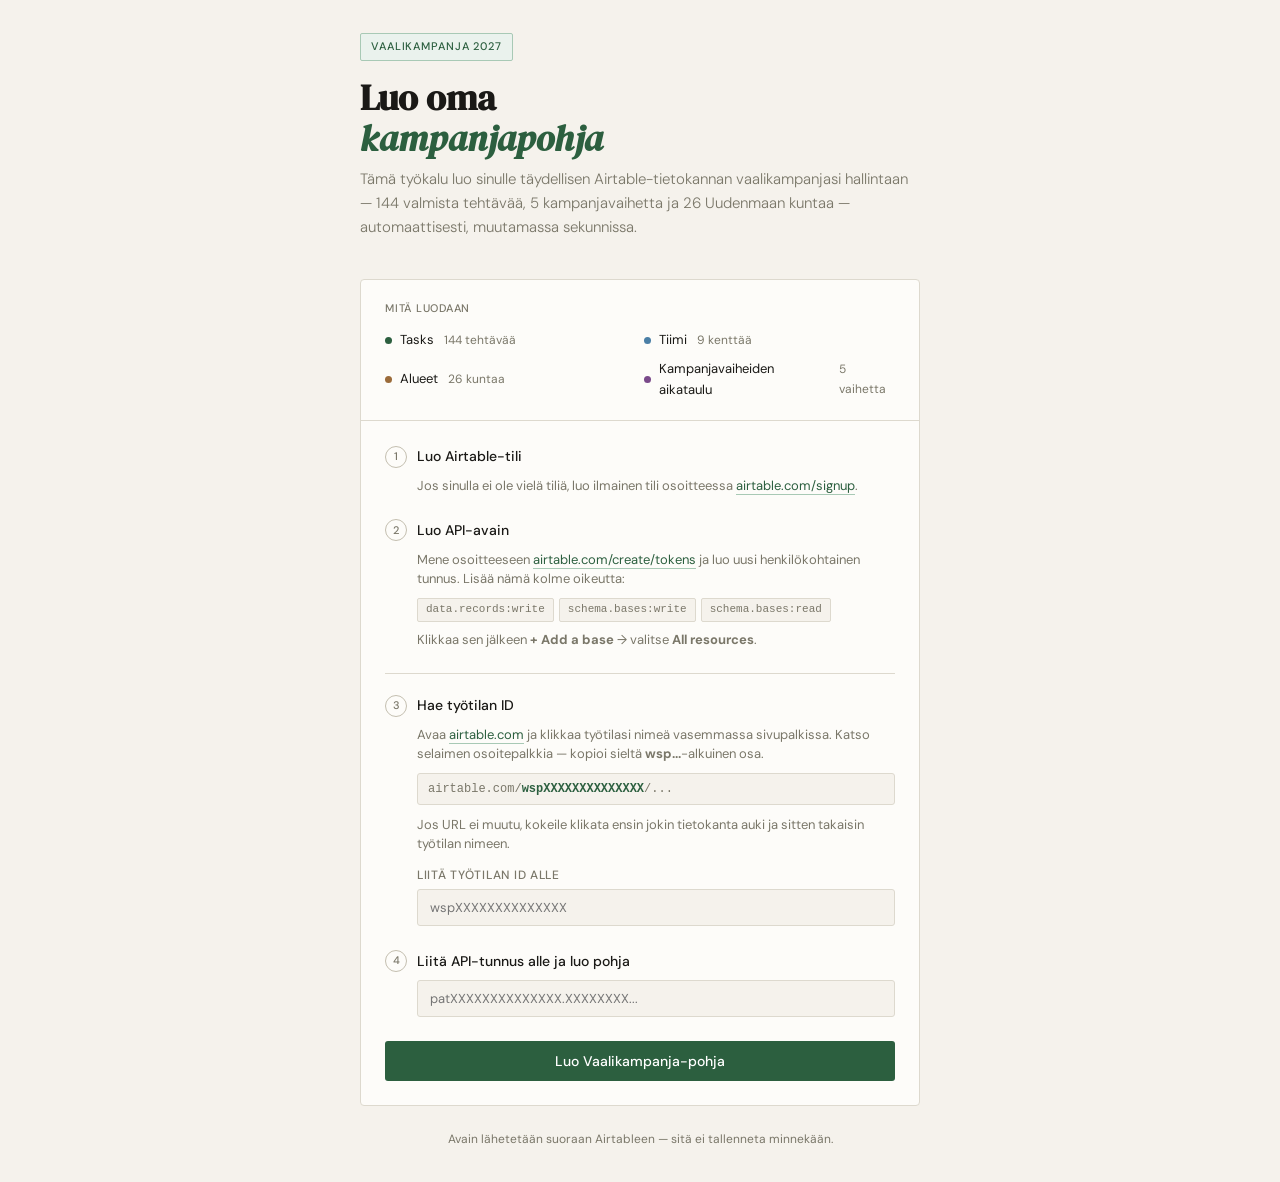
<file: airtable-vaalikampanja.html>
<!DOCTYPE html>
<html lang="fi">
<head>
<meta charset="UTF-8">
<meta name="viewport" content="width=device-width, initial-scale=1.0">
<title>Vaalikampanja — Airtable-pohja</title>
<link rel="preconnect" href="https://fonts.googleapis.com">
<link href="https://fonts.googleapis.com/css2?family=DM+Serif+Display:ital@0;1&family=DM+Sans:wght@300;400;500&display=swap" rel="stylesheet">
<style>
*,*::before,*::after{box-sizing:border-box;margin:0;padding:0}
:root{--bg:#F5F2EC;--surface:#FDFCF9;--border:#DDD9CE;--border-strong:#C4BFB0;--text:#1A1916;--text-muted:#7A7769;--accent:#2C5F3F;--accent-light:#EAF2ED;--accent-border:#A8C9B5;--danger:#8B2A2A;--danger-light:#F5EAEA;--success:#1E4D32;--success-light:#E6F2EB}
html{background:var(--bg);color:var(--text);font-family:'DM Sans',sans-serif;font-size:16px;line-height:1.6}
body{min-height:100vh;display:flex;align-items:center;justify-content:center;padding:2rem 1rem}
.page{width:100%;max-width:560px}
.badge{display:inline-block;font-size:11px;font-weight:500;letter-spacing:.08em;text-transform:uppercase;color:var(--accent);background:var(--accent-light);border:1px solid var(--accent-border);padding:4px 10px;border-radius:2px;margin-bottom:1rem}
.title{font-family:'DM Serif Display',serif;font-size:2.25rem;line-height:1.15;margin-bottom:.5rem}
.title em{font-style:italic;color:var(--accent)}
.subtitle{font-size:15px;color:var(--text-muted);font-weight:300;line-height:1.6;margin-bottom:2.5rem}
.card{background:var(--surface);border:1px solid var(--border);border-radius:4px;overflow:hidden}
.included{padding:1.25rem 1.5rem;border-bottom:1px solid var(--border)}
.included-label{font-size:11px;font-weight:500;text-transform:uppercase;letter-spacing:.07em;color:var(--text-muted);margin-bottom:.75rem}
.tables{display:grid;grid-template-columns:1fr 1fr;gap:8px}
.table-item{display:flex;align-items:center;gap:8px;font-size:13px}
.dot{width:7px;height:7px;border-radius:50%;flex-shrink:0}
.d1{background:#2C5F3F}.d2{background:#4A7FA6}.d3{background:#9B6B3A}.d4{background:#7A4A8A}
.tc{color:var(--text-muted);font-size:12px;margin-left:2px}
.form-body{padding:1.5rem}
.step{margin-bottom:1.5rem}
.step-header{display:flex;align-items:center;gap:10px;margin-bottom:.5rem}
.sn{width:22px;height:22px;border-radius:50%;border:1px solid var(--border-strong);display:flex;align-items:center;justify-content:center;font-size:11px;font-weight:500;color:var(--text-muted);flex-shrink:0}
.sl{font-size:14px;font-weight:500}
.sb{padding-left:32px}
.sh{font-size:13px;color:var(--text-muted);line-height:1.5;margin-bottom:.6rem}
.sh a{color:var(--accent);text-decoration:none;border-bottom:1px solid var(--accent-border)}
.sh a:hover{border-color:var(--accent)}
.scopes{display:flex;flex-wrap:wrap;gap:5px;margin-top:6px}
.scope{font-size:11px;font-family:monospace;background:var(--bg);border:1px solid var(--border);padding:2px 8px;border-radius:2px;color:var(--text-muted)}
input[type=password],input[type=text]{width:100%;padding:9px 12px;font-family:'DM Sans',sans-serif;font-size:13px;background:var(--bg);border:1px solid var(--border);border-radius:3px;color:var(--text);outline:none;transition:border-color .15s}
input:focus{border-color:var(--accent)}
.btn{width:100%;padding:11px 20px;font-family:'DM Sans',sans-serif;font-size:14px;font-weight:500;background:var(--accent);color:#fff;border:none;border-radius:3px;cursor:pointer;transition:opacity .15s,transform .1s;display:flex;align-items:center;justify-content:center;gap:8px;margin-top:1.5rem}
.btn:hover:not(:disabled){opacity:.88}
.btn:active:not(:disabled){transform:scale(.99)}
.btn:disabled{opacity:.5;cursor:not-allowed}
.status{margin-top:1rem;padding:10px 14px;border-radius:3px;font-size:13px;line-height:1.5;display:none}
.status.info{background:var(--accent-light);color:var(--accent);border:1px solid var(--accent-border);display:block}
.status.success{background:var(--success-light);color:var(--success);border:1px solid #A8C9B5;display:block}
.status.error{background:var(--danger-light);color:var(--danger);border:1px solid #D4AAAA;display:block}
.pbw{margin-top:8px;height:3px;background:rgba(44,95,63,.15);border-radius:2px;overflow:hidden}
.pb{height:100%;background:var(--accent);border-radius:2px;width:0%;transition:width .4s ease}
.pt{font-size:12px;color:var(--text-muted);margin-top:5px}
.rl{margin-top:10px;font-size:14px;font-weight:500}
.rl a{color:var(--accent);text-decoration:none;border-bottom:1px solid var(--accent-border)}
.footer{margin-top:1.5rem;text-align:center;font-size:12px;color:var(--text-muted)}
.divider{border:none;border-top:1px solid var(--border);margin:1.25rem 0}
.spinner{width:14px;height:14px;border:2px solid rgba(255,255,255,.3);border-top-color:#fff;border-radius:50%;animation:spin .6s linear infinite;flex-shrink:0}
@keyframes spin{to{transform:rotate(360deg)}}
</style>
</head>
<body>
<div class="page">
  <div class="badge">Vaalikampanja 2027</div>
  <h1 class="title">Luo oma<br><em>kampanjapohja</em></h1>
  <p class="subtitle">Tämä työkalu luo sinulle täydellisen Airtable-tietokannan vaalikampanjasi hallintaan — 144 valmista tehtävää, 5 kampanjavaihetta ja 26 Uudenmaan kuntaa — automaattisesti, muutamassa sekunnissa.</p>
  <div class="card">
    <div class="included">
      <div class="included-label">Mitä luodaan</div>
      <div class="tables">
        <div class="table-item"><div class="dot d1"></div><span>Tasks</span><span class="tc">144 tehtävää</span></div>
        <div class="table-item"><div class="dot d2"></div><span>Tiimi</span><span class="tc">9 kenttää</span></div>
        <div class="table-item"><div class="dot d3"></div><span>Alueet</span><span class="tc">26 kuntaa</span></div>
        <div class="table-item"><div class="dot d4"></div><span>Kampanjavaiheiden aikataulu</span><span class="tc">5 vaihetta</span></div>
      </div>
    </div>
    <div class="form-body">
      <div class="step">
        <div class="step-header"><div class="sn">1</div><div class="sl">Luo Airtable-tili</div></div>
        <div class="sb"><p class="sh">Jos sinulla ei ole vielä tiliä, luo ilmainen tili osoitteessa <a href="https://airtable.com/signup" target="_blank">airtable.com/signup</a>.</p></div>
      </div>
      <div class="step">
        <div class="step-header"><div class="sn">2</div><div class="sl">Luo API-avain</div></div>
        <div class="sb">
          <p class="sh">Mene osoitteeseen <a href="https://airtable.com/create/tokens" target="_blank">airtable.com/create/tokens</a> ja luo uusi henkilökohtainen tunnus. Lisää nämä kolme oikeutta:</p>
          <div class="scopes"><span class="scope">data.records:write</span><span class="scope">schema.bases:write</span><span class="scope">schema.bases:read</span></div>
          <p class="sh" style="margin-top:8px">Klikkaa sen jälkeen <strong>+ Add a base</strong> → valitse <strong>All resources</strong>.</p>
        </div>
      </div>
      <hr class="divider">
      <div class="step">
        <div class="step-header"><div class="sn">3</div><div class="sl">Hae työtilan ID</div></div>
        <div class="sb">
          <p class="sh">Avaa <a href="https://airtable.com" target="_blank">airtable.com</a> ja klikkaa työtilasi nimeä vasemmassa sivupalkissa. Katso selaimen osoitepalkkia — kopioi sieltä <strong>wsp...</strong>-alkuinen osa.</p>
          <p class="sh" style="font-family:monospace;font-size:12px;background:var(--bg);padding:6px 10px;border-radius:3px;border:1px solid var(--border)">airtable.com/<strong style="color:var(--accent)">wspXXXXXXXXXXXXXX</strong>/...</p>
          <p class="sh" style="margin-top:6px">Jos URL ei muutu, kokeile klikata ensin jokin tietokanta auki ja sitten takaisin työtilan nimeen.</p>
          <p style="font-size:12px;font-weight:500;color:var(--text-muted);text-transform:uppercase;letter-spacing:.06em;margin-top:12px;margin-bottom:4px">Liitä työtilan ID alle</p>
          <input type="text" id="workspaceId" placeholder="wspXXXXXXXXXXXXXX" autocomplete="off"/>
        </div>
      </div>
      <div class="step" style="margin-bottom:0">
        <div class="step-header"><div class="sn">4</div><div class="sl">Liitä API-tunnus alle ja luo pohja</div></div>
        <div class="sb"><input type="password" id="apiKey" placeholder="patXXXXXXXXXXXXXX.XXXXXXXX..." autocomplete="off"/></div>
      </div>
      <button class="btn" id="createBtn" onclick="runSetup()"><span id="btn-text">Luo Vaalikampanja-pohja</span></button>
      <div id="status" class="status"></div>
      <div id="pw" style="display:none"><div class="pbw"><div class="pb" id="pb"></div></div><p class="pt" id="pt"></p></div>
      <div id="rl" class="rl" style="display:none"></div>
    </div>
  </div>
  <div class="footer">Avain lähetetään suoraan Airtableen — sitä ei tallenneta minnekään.</div>
</div>
<script>
const TASKS=[
  {n:"Kilpailija-analyysi",k:"Analysoi kilpailijoiden kampanjoita (muut puolueet, oma puolue; vaalien yleinen asetelma)",ph:"2. Ehdokkaana esiintyminen",o:"1. Suunnittelu",t:"Ei aloitettu",p:3,a:"2026-08-01",d:"2027-01-16"},
  {n:"Esitteiden hintoja",k:"Vertaile painotalojen hintoja ja tilaa flierit. Kannattaa tilata ensimmäiset flyerit jo vaaleja edeltävänä syksynä, jotta on toreilla vähän jotakin jaettavaa. (esim. 500 - 1 000 kpl erä A6 koon korttia). Halpa ulkomainen painotalo on Vistaprint, kotimaassa myös monia vaihtoehtoja.",ph:"2. Ehdokkaana esiintyminen",o:"3. Viestintä",t:"Ei aloitettu",p:4,a:"2026-08-01",d:"2026-10-31"},
  {n:"A/B-testaus",k:"Tee A/B-testaus mainoksille: testaa eri kuvia, otsikoita ja toimintakehotteita",ph:"2. Ehdokkaana esiintyminen",o:"3. Viestintä",t:"Ei aloitettu",p:2,a:"2026-10-01",d:"2027-03-13"},
  {n:"Kampanjapaidat",k:"Suunnittele kampanjapaidat / kampanjaliivit tai selvitä paikallisyhdistykseltä vihreiden liivet / missinauhat",ph:"2. Ehdokkaana esiintyminen",o:"3. Viestintä",t:"Ei aloitettu",p:1,a:"2026-10-01",d:"2027-01-30"},
  {n:"Mediaseuranta",k:"Ota käyttöön mediaseurantatyökalu (Google Alerts, Mention tms.), jos teette ison kampanjan ja saatte paljon mediaosumia",ph:"2. Ehdokkaana esiintyminen",o:"8. Media ja brändi",t:"Ei aloitettu",p:1,a:"2026-10-19",d:"2027-04-11"},
  {n:"Kampanjatuotteet",k:"Suunnittele kampanjatuotteet (jakotuotteet, varainhankintatuotteet jne)",ph:"2. Ehdokkaana esiintyminen",o:"3. Viestintä",t:"Ei aloitettu",p:3,a:"2026-08-01",d:"2026-10-31"},
  {n:"SWOT-analyysi",k:"Tee SWOT-analyysi (kampanjan alussa, päivitä puolivälissä)",ph:"1. Valmistelu",o:"1. Suunnittelu",t:"Ei aloitettu",p:2,a:"2026-05-01",d:"2026-08-21"},
  {n:"Vaalikoneet",k:"Vaalikoneiden täyttäminen vie todella paljon aikaa, kysymyksiä on noin 200-300 kpl. Vaalikoneita on: 1) Tärkeät vaalikoneet mm. Yle, HS, oma paikallislehti, 2) hyödylliset vaalikoneet esim. muut laajat mediat 3) lobbarivaalikoneet esim. eri järjestöjen vaalikoneet jne oman harkinnan mukaan. Viite yleensä tuottaa mallivastauksia. Hyödynnä myös puolueen ohjelmia. Omat vastaukset kannattaa koota taulukkoon ennen syöttöä viralliseen ohjelmaan. Lue myös ehdokasoppaan ohjeet",ph:"2. Ehdokkaana esiintyminen",o:"3. Viestintä",t:"Ei aloitettu",p:5,a:"2027-01-14",d:"2027-02-28"},
  {n:"Tapahtumalista",k:"Kerää lista tapahtumista, missä ehdokas voisi olla läsnä. Seuraa puolueen tapahtumakalenteria",ph:"2. Ehdokkaana esiintyminen",o:"4. Katukampanja",t:"Ei aloitettu",p:4,a:"2026-08-01",d:"2027-04-11"},
  {n:"Tukiryhmäseuranta",k:"Seuraa tukiryhmäläisten määrän kehitystä",ph:"2. Ehdokkaana esiintyminen",o:"2. Tukiryhmä",t:"Ei aloitettu",p:3,a:"2026-10-19",d:"2027-04-11"},
  {n:"Purkutilaisuus",k:"Järjestä tiimin purkutilaisuus. Miten meni? Mikä oli hyvin, mikä voisi olla paremmin?",ph:"5. Jälkityöt",o:"2. Tukiryhmä",t:"Ei aloitettu",p:5,a:"2027-04-26",d:"2027-05-02"},
  {n:"Vaalivalvojaiset",k:"Järjestä vaalivalvojaiset tai suunnittele osallistuminen puolueen valvojaisiin",ph:"4. Vapaapudotus",o:"6. Tapahtumat",t:"Ei aloitettu",p:4,a:"2027-04-07",d:"2027-04-18"},
  {n:"Lahjoituspyynnöt",k:"Pyydä lahjoituksia rahoitussuunnitelman mukaisesti. Rahaa pitää kehdata pyytää!",ph:"2. Ehdokkaana esiintyminen",o:"5. Talous",t:"Ei aloitettu",p:5,a:"2026-10-18",d:"2027-04-04"},
  {n:"Placeholder flyer",k:"Hanki pieni erä (esim. 500-1000 kpl) A6-koon flyereita, joita voit jakaa jo syksyn aikana kiertäessäsi erilaisia toritapahtumia.",ph:"2. Ehdokkaana esiintyminen",o:"4. Katukampanja",t:null,p:null,a:"2026-05-01",d:"2026-08-31"},
  {n:"Kampanjajulisteet",k:"Tee kampanjajulisteita",ph:"2. Ehdokkaana esiintyminen",o:"3. Viestintä",t:"Ei aloitettu",p:2,a:"2026-11-16",d:"2026-12-11"},
  {n:"Viimeinen some-push",k:"Tee viimeinen some-push",ph:"4. Vapaapudotus",o:"3. Viestintä",t:"Ei aloitettu",p:3,a:"2027-04-05",d:"2027-04-13"},
  {n:"GOTV-puhelinsoitot",k:"Tee GOTV-soittolista: varmistetut kannattajat äänestämään (Get Out The Vote)",ph:"3. Loppukiri",o:"7. Data & CRM",t:"Ei aloitettu",p:1,a:"2027-04-01",d:"2027-04-18"},
  {n:"Kokoa tukiryhmä",k:"Toteuta tukiryhmäläisten rekrytointikampanja. Vinkki: \"Kysy ensimmäisenä sitä jonka eniten haluat, ei sitä joka todennäköisimmin suostuu.\"",ph:"1. Valmistelu",o:"2. Tukiryhmä",t:"Ei aloitettu",p:5,a:"2026-08-15",d:"2027-01-31"},
  {n:"Loppukirisuunnitelma",k:"Tee päivätason kampanjasuunnitelma loppukiriin (viikot 10–15) eli ennakkoäänestyksen aikaan",ph:"2. Ehdokkaana esiintyminen",o:"1. Suunnittelu",t:"Ei aloitettu",p:5,a:"2027-02-07",d:"2027-03-06"},
  {n:"Mielipidekirjoitukset",k:"Kirjoita mielipidekirjoituksia eri lehtiin",ph:"2. Ehdokkaana esiintyminen",o:"3. Viestintä",t:"Ei aloitettu",p:3,a:"2026-05-01",d:"2027-04-04"},
  {n:"Rahoitusseuranta",k:"Laadi vaalirahoituksen seurantataulukko ja päivitä kuukausittain osana budjettia; lähempänä vaaleja viikottain",ph:"2. Ehdokkaana esiintyminen",o:"0. Hallinto ja luvat",t:"Ei aloitettu",p:5,a:"2026-10-19",d:"2027-04-11"},
  {n:"Ideointityöpaja",k:"Järjestä tukiryhmän ideointityöpaja (kampanjan teemat jne). Luo osallisuuden paikkoja ja kokemuksia!",ph:"2. Ehdokkaana esiintyminen",o:"2. Tukiryhmä",t:"Ei aloitettu",p:3,a:"2026-08-01",d:"2026-12-11"},
  {n:"Kadunvarsikyltit",k:"Varmista kadunvarsikylttien sallittu kiinnittämisaika, valitse paikat ja suunnittele mainosten vienti (tasan kuukausi ennen vaaleja) ja poisto (viimeistään viikko vaalipäivän jälkeen). Katso myös ehdokasoppaan ohjeet kadunvarsikylteistä",ph:"2. Ehdokkaana esiintyminen",o:"4. Katukampanja",t:"Ei aloitettu",p:3,a:"2026-10-20",d:"2027-01-31"},
  {n:"Iskulauseet",k:"Valmistele iskulauseita",ph:"2. Ehdokkaana esiintyminen",o:"3. Viestintä",t:"Ei aloitettu",p:2,a:"2026-11-09",d:"2026-12-04"},
  {n:"Kiitosviestit",k:"Lähetä kiitokset avainhenkilöille ja koko tukiryhmälle",ph:"5. Jälkityöt",o:"2. Tukiryhmä",t:"Ei aloitettu",p:5,a:"2027-04-19",d:"2027-04-25"},
  {n:"Lanseerauksen suunnittelu",k:"Suunnittele ehdokkuuden julkistaminen kokonaisuutena: missä, milloin, kenelle, miten. Kirjoita tiedote valmiiksi, päätä some-julkaisun sisältö ja formaatti, kutsu avainhenkilöt paikalle tai tiedota heitä etukäteen. Varmista, että verkkosivut, lahjoituslinkki ja somekanavat ovat valmiina lanseeraushetkellä.",ph:"1. Valmistelu",o:"1. Suunnittelu",t:"Ei aloitettu",p:5,a:"2026-04-01",d:"2026-10-09"},
  {n:"Lahjoituslinkki",k:"Luo lahjoituslinkki lisäämällä kampanjati ehdokasrekisteriin",ph:"2. Ehdokkaana esiintyminen",o:"5. Talous",t:"Ei aloitettu",p:5,a:"2026-09-28",d:"2026-10-16"},
  {n:"Oma uutiskirje",k:"Perusta oma uutiskirje tai muu tapa kerätä ihmisten yhteystietoja: kerää ja luokittele kontaktit systemaattisesti",ph:"2. Ehdokkaana esiintyminen",o:"7. Data & CRM",t:"Ei aloitettu",p:5,a:"2026-04-01",d:"2027-04-11"},
  {n:"Suosittelijani-julkaisut",k:"Julkaise tukijalistoja ja endorsementteja säännöllisesti somessa",ph:"2. Ehdokkaana esiintyminen",o:"10. Sidosryhmät",t:"Ei aloitettu",p:3,a:"2027-01-23",d:"2027-04-04"},
  {n:"Vaikuttajakontaktointi",k:"Kontaktoi paikalliset mielipidevaikuttajat ja aktivoi heidät tukijoiksi",ph:"2. Ehdokkaana esiintyminen",o:"10. Sidosryhmät",t:"Ei aloitettu",p:1,a:"2026-10-26",d:"2027-03-27"},
  {n:"Mediaseuranta & reaktiot",k:"Seuraa ja reagoi mediassa käytävään keskusteluun",ph:"2. Ehdokkaana esiintyminen",o:"3. Viestintä",t:"Ei aloitettu",p:2,a:"2026-10-19",d:"2027-04-11"},
  {n:"Lanseeraus",k:"Julkaise ehdokkuus julkisesti suunnitelman mukaisesti. Lähetä lehdistötiedote, julkaise some-postaus, avaa kampanjasivu, lähetä uutiskirje lähipiirille. Varmista, että kaikki tiimiläiset tietävät roolinsa lanseerauspäivänä ja seuraavina päivinä.",ph:"2. Ehdokkaana esiintyminen",o:"6. Tapahtumat",t:"Ei aloitettu",p:5,a:"2026-10-19",d:"2026-10-23"},
  {n:"Kannanotot",k:"Kirjoita kannanottoja ajankohtaisiin aiheisiin",ph:"2. Ehdokkaana esiintyminen",o:"3. Viestintä",t:"Ei aloitettu",p:3,a:"2026-10-26",d:"2027-04-11"},
  {n:"Rahoitusilmoitus",k:"Valmistele vaalirahoitusilmoitus",ph:"4. Vapaapudotus",o:"5. Talous",t:"Ei aloitettu",p:5,a:"2027-04-19",d:"2027-06-18"},
  {n:"Ideoiden kerääminen",k:"Luo tapa kerätä palautetta sekä ideoita tukiryhmältä.",ph:"1. Valmistelu",o:"2. Tukiryhmä",t:"Ei aloitettu",p:3,a:"2026-05-01",d:"2026-08-31"},
  {n:"Ydinviestit",k:"Luo kampanjan ydinviestit. Hyvällä kampanjalla on 1-3 pääviestiä, jotka puhuttelevat kampanjaa. Ks. ehdokasoppaasta lisätietoja",ph:"1. Valmistelu",o:"1. Suunnittelu",t:"Ei aloitettu",p:5,a:"2026-08-01",d:"2026-09-30"},
  {n:"Mainoshinnat",k:"Kerää tiedot mainosten hinnoista eri kanavissa. Tutustu oman piirisi mahdollisiin mainosmyynti-ohjeisiin",ph:"2. Ehdokkaana esiintyminen",o:"3. Viestintä",t:"Ei aloitettu",p:4,a:"2026-09-07",d:"2026-11-02"},
  {n:"Faktapaketti",k:"Kokoa faktapaketti keskeisistä teemoista, jotta kampanjaryhmäläiset osaavat vastata ydinkysymyksiin. Hyödynnä myös puolueen ohjelmia.",ph:"2. Ehdokkaana esiintyminen",o:"3. Viestintä",t:"Ei aloitettu",p:2,a:"2026-11-16",d:"2026-12-11"},
  {n:"Puoluetapaaminen",k:"Sovi tapaaminen puolueen piirijärjestön kanssa ja selvitä tuki. Hyödyllisiä kontakteja: piirin vaalityöryhmä, piirin vaalityöntekijä, piirin puheenjohtaja. Selvitä tarkka rakenne omasta piiristäsi",ph:"1. Valmistelu",o:"1. Suunnittelu",t:"Ei aloitettu",p:4,a:"2026-04-01",d:"2026-05-31"},
  {n:"Miksi äänestää minua?",k:"Listaa 10 syytä, miksi kohderyhmäsi kannattaa äänestää sinua",ph:"1. Valmistelu",o:"1. Suunnittelu",t:"Ei aloitettu",p:5,a:"2026-08-01",d:"2026-08-07"},
  {n:"Äänestysaikeenseuranta",k:"Kannusta tuttuja äänestämään, seuraa ydinkohderyhmien äänestysintoa",ph:"2. Ehdokkaana esiintyminen",o:"7. Data & CRM",t:"Ei aloitettu",p:3,a:"2026-10-19",d:"2027-04-04"},
  {n:"Lehdistötiedote ehdokkuudesta",k:"Lähetä lehdistötiedote kampanjan käynnistymisestä vähintään omaan paikallislehteen",ph:"2. Ehdokkaana esiintyminen",o:"8. Media ja brändi",t:"Ei aloitettu",p:5,a:"2026-10-19",d:"2026-10-23"},
  {n:"Sähköiset bannerit",k:"Hanki ja suunnittele sähköistä mainontaa",ph:"2. Ehdokkaana esiintyminen",o:"3. Viestintä",t:"Ei aloitettu",p:2,a:"2026-11-09",d:"2027-02-28"},
  {n:"Viimeinen kampanjatapahtuma",k:"Järjestä viimeinen suuri kampanjatapahtuma",ph:"3. Loppukiri",o:"6. Tapahtumat",t:"Ei aloitettu",p:3,a:"2027-03-29",d:"2027-04-04"},
  {n:"Kriisiviestintäsuunnitelma",k:"Laadi kriisiviestintäsuunnitelma puolueen pohjan perusteella: kuka vastaa viestinnästä? Miten varaudumme? Onko henkilöhistoriassasi asioita, joita joku ulkopuolinen tai media voisi nostaa negatiivisessa mielessä julki?",ph:"1. Valmistelu",o:"8. Media ja brändi",t:"Ei aloitettu",p:5,a:"2026-08-24",d:"2026-09-25"},
  {n:"Ovelta ovelle",k:"Organisoi ovelta ovelle -kampanjointi",ph:"3. Loppukiri",o:"4. Katukampanja",t:"Ei aloitettu",p:3,a:"2027-03-15",d:"2027-04-18"},
  {n:"Verkkosivut FAQ",k:"Kirjoita FAQ kampanjan verkkosivuille",ph:"2. Ehdokkaana esiintyminen",o:"3. Viestintä",t:"Ei aloitettu",p:2,a:"2026-11-16",d:"2026-12-18"},
  {n:"Kohderyhmien valinta",k:"Määrittele kampanjasi pääkohderyhmät: keitä he ovat? Mikä on heille tärkeää? Missä he ovat? Ks. myös ehdokasopas",ph:"1. Valmistelu",o:"1. Suunnittelu",t:"Ei aloitettu",p:5,a:"2026-04-14",d:"2026-10-31"},
  {n:"Talousvastaava",k:"Rekrytoi talousvastaava",ph:"1. Valmistelu",o:"2. Tukiryhmä",t:"Ei aloitettu",p:4,a:"2026-04-01",d:"2026-05-31"},
  {n:"Blogitekstit",k:"Kirjoita blogitekstejä",ph:"2. Ehdokkaana esiintyminen",o:"3. Viestintä",t:"Ei aloitettu",p:3,a:"2026-11-02",d:"2027-01-02"},
  {n:"Tiimipalaverit",k:"Järjestä säännöllisiä ydintiimin tapaamisia. Sopikaa kokousaikataulu. Hyvä aikataulu esim. kerran kuussa, lähempänä vaaleja kerran viikossa. Koko tukiryhmän tapaamisia muutamia kertoja painottuen vaalikevääseen.",ph:"2. Ehdokkaana esiintyminen",o:"2. Tukiryhmä",t:"Ei aloitettu",p:4,a:"2026-10-19",d:"2027-04-11"},
  {n:"Kampanjabudjetti",k:"Tee kampanjan budjetti. Löydät valmiin budjettipohjan tukimateriaaleista. Vinkki: jos on aikaa, tee kaksi eri versiota. 1) unelmabudjetti, jos meillä olisi kaikki haluamamme - mitä se maksaa; 2) realistinen minimibudjetti, mikä on pienin mahdollinen määrä tuloja, mikä meillä voi olla ja mitä sillä saa hankittua; - Näitä kahta vertailemalla voit katsoa kokonaisbudjettia",ph:"1. Valmistelu",o:"1. Suunnittelu",t:"Ei aloitettu",p:5,a:"2026-05-01",d:"2026-06-19"},
  {n:"Tukijalista",k:"Tee lista henkilöstä, joita voit pyytää tukitiimiin",ph:"1. Valmistelu",o:"2. Tukiryhmä",t:"Ei aloitettu",p:4,a:"2026-10-01",d:"2027-02-28"},
  {n:"Tulosanalyysi",k:"Analysoi vaalitulos, tee arvio kampanjasta ja opi siitä",ph:"5. Jälkityöt",o:"1. Suunnittelu",t:"Ei aloitettu",p:3,a:"2027-04-26",d:"2027-05-09"},
  {n:"Sisäinen viestintä",k:"Luo tukiryhmän viestintäkanavat (esim. WhatsApp yhteisö) ja suunnittele moderointi",ph:"1. Valmistelu",o:"2. Tukiryhmä",t:"Ei aloitettu",p:4,a:"2026-08-31",d:"2026-09-25"},
  {n:"Järjestöjen sitoumukset",k:"Laadi lista järjestöistä ja yhdistyksistä, joiden arvot jaat. Tutustu heidän vaalitavoitteisiinsa. Seuraa, julkaisevatko he sitoumuksia tai kampanjoita, jotka voit allekirjoittaa.",ph:"1. Valmistelu",o:"10. Sidosryhmät",t:"Ei aloitettu",p:3,a:"2026-09-07",d:"2026-10-02"},
  {n:"Vaalivideo",k:"Luo vaalivideo",ph:"2. Ehdokkaana esiintyminen",o:"3. Viestintä",t:"Ei aloitettu",p:3,a:"2026-11-09",d:"2027-02-28"},
  {n:"Some-mainokset",k:"Luo some-mainokset",ph:"2. Ehdokkaana esiintyminen",o:"3. Viestintä",t:"Passiivinen",p:3,a:"2026-11-23",d:"2027-03-31"},
  {n:"Äänestysmuistutukset",k:"Suunnittele some-kampanja äänestysmuistutuksiin",ph:"3. Loppukiri",o:"3. Viestintä",t:"Ei aloitettu",p:4,a:"2027-03-15",d:"2027-04-18"},
  {n:"Mainoskanavat",k:"Valitse mainoskanavat budjetin ja hintojen perusteella",ph:"2. Ehdokkaana esiintyminen",o:"3. Viestintä",t:"Ei aloitettu",p:3,a:"2026-09-21",d:"2026-10-09"},
  {n:"Some & sivut jälkityö",k:"Päivitä some-kanavat ja verkkosivut",ph:"5. Jälkityöt",o:"3. Viestintä",t:"Ei aloitettu",p:3,a:"2027-04-19",d:"2027-04-25"},
  {n:"Hissipuhe",k:"Valmistele ja harjoittele 60 sekunnin avausesittely vaalipaneeleja ja torikohtaamisia varten",ph:"2. Ehdokkaana esiintyminen",o:"9. Esiintymiset",t:"Ei aloitettu",p:5,a:"2026-09-21",d:"2026-10-09"},
  {n:"Visuaaliset sitaatit",k:"Luo visuaalisia sitaatteja. Hyödynnä puolueen valmiita canva-pohjia tai luo oma sitaattipohja nopeaa viestintää varten",ph:"2. Ehdokkaana esiintyminen",o:"3. Viestintä",t:"Ei aloitettu",p:3,a:"2026-11-09",d:"2027-04-11"},
  {n:"Flyerit & esitteet",k:"Suunnittele flyerit ja esitteet, aikatauluta hankita. Huomioi aikataulutuksessa myös jakamiseen kuluva aika, jakajien määrä, vaalinumeroiden tulemisen ajankohta sekä ennakkoäänestyksen alku. Mieti, jaatko esitteitä kädestä käteen (missä on ihmisiä?) vai postiluukkuihin (onko paljon ei mainoksia?).",ph:"2. Ehdokkaana esiintyminen",o:"3. Viestintä",t:"Ei aloitettu",p:5,a:"2026-11-09",d:"2026-12-04"},
  {n:"Analysoi esiintymiset",k:"Kerää palaute ja kehityskohdat paneelien ja muiden esiintymisten jälkeen",ph:"2. Ehdokkaana esiintyminen",o:"9. Esiintymiset",t:"Ei aloitettu",p:2,a:"2026-10-19",d:"2027-04-04"},
  {n:"Videosisältö",k:"Luo videosisältöä ja lyhytvideoita",ph:"2. Ehdokkaana esiintyminen",o:"3. Viestintä",t:"Ei aloitettu",p:3,a:"2026-11-09",d:"2027-04-04"},
  {n:"Roll-up & beach flag",k:"Suunnittele roll-up tai beach flag",ph:"2. Ehdokkaana esiintyminen",o:"3. Viestintä",t:"Ei aloitettu",p:3,a:"2026-08-01",d:"2026-12-04"},
  {n:"Varainhankintasuunnitelma",k:"Tee varainhankintasuunnitelma (lista tahoista keneltä pyydät lahjoituksia)",ph:"2. Ehdokkaana esiintyminen",o:"5. Talous",t:"Ei aloitettu",p:5,a:"2026-04-20",d:"2026-10-02"},
  {n:"Somepostausten ajastus",k:"Ajasta viikon somepostaukset",ph:"2. Ehdokkaana esiintyminen",o:"3. Viestintä",t:"Ei aloitettu",p:4,a:"2026-11-02",d:"2027-04-11"},
  {n:"Varainkeruuseuranta",k:"Seuraa varainkeruun toteutumista",ph:"2. Ehdokkaana esiintyminen",o:"5. Talous",t:"Ei aloitettu",p:4,a:"2026-10-19",d:"2027-04-11"},
  {n:"SWOT-päivitys",k:"Päivitä SWOT-analyysi puolivälissä kampanjaa",ph:"2. Ehdokkaana esiintyminen",o:"1. Suunnittelu",t:"Ei aloitettu",p:2,a:"2027-01-26",d:"2027-02-06"},
  {n:"Mediakontaktointi",k:"Tee aktiivinen mediakontaktointi: tarjoa juttuideoita toimittajille",ph:"2. Ehdokkaana esiintyminen",o:"8. Media ja brändi",t:"Ei aloitettu",p:2,a:"2026-10-26",d:"2027-03-27"},
  {n:"Katukampanjakoulutus",k:"Tee tukiryhmän katukampanjoinnin startti koulutus + heti kokeilemaan. HUOM! Yksin ei saa kampanjoida, aina kaksin (turvallisuus).",ph:"2. Ehdokkaana esiintyminen",o:"4. Katukampanja",t:"Ei aloitettu",p:3,a:"2026-11-02",d:"2027-02-28"},
  {n:"Ulkomainonta",k:"Suunnittele ulkomainonta. Höydynnä piirin mainosvaraukset",ph:"2. Ehdokkaana esiintyminen",o:"3. Viestintä",t:"Ei aloitettu",p:3,a:"2026-10-11",d:"2026-12-18"},
  {n:"CRM-järjestelmä",k:"Valitse ja ota käyttöön CRM-järjestelmä äänestäjäkontaktien hallintaan (vain isot kampanjat isoissa vaalipiireissä)",ph:"1. Valmistelu",o:"7. Data & CRM",t:"Ei aloitettu",p:1,a:"2026-08-24",d:"2026-09-25"},
  {n:"Podcast-haastattelu",k:"Koita päästä haastateltavaksi podcastiin",ph:"2. Ehdokkaana esiintyminen",o:"3. Viestintä",t:"Ei aloitettu",p:2,a:"2026-08-01",d:"2027-03-26"},
  {n:"Epävarmat äänestäjät",k:"Priorisoi loppukirin kontaktointi: fokusoidu epävarmoihin äänestäjiin, jotka symppaavat vihreitä",ph:"3. Loppukiri",o:"7. Data & CRM",t:"Ei aloitettu",p:3,a:"2027-03-09",d:"2027-03-14"},
  {n:"Kampanjatili",k:"Avaa kampanjatili ja perusta kirjanpito. Virallinen kampanja-aika alkaa 6 kk ennen vaaleja, mutta oma kirjanpito kannattaa ottaa jo tätä ennen syntyneistä kuluista. Ks. myös ehdokasopas lisätietoja",ph:"1. Valmistelu",o:"5. Talous",t:"Ei aloitettu",p:5,a:"2026-05-01",d:"2026-06-12"},
  {n:"Tiimiaikataulu",k:"Kysy ydintiimiläisten aikatauluja (lomat, matkat, muut) ja tee varahenkilöjärjestelyt",ph:"2. Ehdokkaana esiintyminen",o:"2. Tukiryhmä",t:"Ei aloitettu",p:3,a:"2026-10-19",d:"2027-04-11"},
  {n:"Vaalikuvaus",k:"Varaa aika vaalikuvaukseen, jossa otetaan virallinen ehdokaskuva. Katso myös ehdokasoppaasta vinkit kuvaukseen valmistautumiseen.",ph:"2. Ehdokkaana esiintyminen",o:"3. Viestintä",t:"Ei aloitettu",p:5,a:"2026-11-02",d:"2027-01-31"},
  {n:"Domain-varaus",k:"Varaa domain nimi esim. www.etunimisukunimi.fi, jotta kukaan ei ehdi varata sitä ennen sinua! Domainin kannattaa varata varastoon, vaikka ei heti tietäisi, haluaako nettisivuja",ph:"1. Valmistelu",o:"3. Viestintä",t:"Ei aloitettu",p:5,a:"2026-04-01",d:"2026-09-11"},
  {n:"Some-analytiikka",k:"Seuraa some-analytiikkaa ja verkkosivujen kävijätilastoja",ph:"3. Loppukiri",o:"3. Viestintä",t:"Ei aloitettu",p:3,a:"2026-05-01",d:"2027-04-11"},
  {n:"Äänimäärätavoite",k:"Analysoi vaalipiirin äänestyshistoria ja laske realistinen äänimäärätavoite",ph:"2. Ehdokkaana esiintyminen",o:"1. Suunnittelu",t:"Ei aloitettu",p:5,a:"2026-04-01",d:"2026-05-31"},
  {n:"Tukiryhmä vaalien jälkeen",k:"Luo suunnitelma kannattajien sitouttamiseksi jatkossa",ph:"5. Jälkityöt",o:"1. Suunnittelu",t:"Ei aloitettu",p:3,a:"2027-05-03",d:"2027-05-16"},
  {n:"Loppukiri-kampanja",k:"Suunnittele loppukiri-kampanja",ph:"3. Loppukiri",o:"4. Katukampanja",t:"Ei aloitettu",p:5,a:"2027-03-15",d:"2027-04-04"},
  {n:"Vaalilaki",k:"Perehdy vaalilakiin ja eduskuntavaalien erityissääntelyyn. Tutustu myös ehdokasoppaan sisältöihin aiheista",ph:"1. Valmistelu",o:"0. Hallinto ja luvat",t:"Ei aloitettu",p:4,a:"2026-04-27",d:"2026-05-08"},
  {n:"Vaalipaneelit",k:"Seuraa tietoja vaalipaneeleista ja ilmoittaudu rohkeasti mukaan. Usein kutsuja tulee piirin vaalityöntekijän kautta, lisäksi välillä paikalliset ehdokkaat saavat kutsuja myös suoraan paikallisilta toimijoilta.",ph:"2. Ehdokkaana esiintyminen",o:"9. Esiintymiset",t:"Ei aloitettu",p:4,a:"2026-10-19",d:"2027-03-31"},
  {n:"Slogan",k:"Suunnittele kampanjan slogan",ph:"2. Ehdokkaana esiintyminen",o:"3. Viestintä",t:"Ei aloitettu",p:3,a:"2026-11-09",d:"2027-02-13"},
  {n:"Tapaa ehdokas -tilaisuudet",k:"Järjestä \"tapaa ehdokas\" -tilaisuuksia",ph:"2. Ehdokkaana esiintyminen",o:"4. Katukampanja",t:"Ei aloitettu",p:3,a:"2026-10-19",d:"2027-04-11"},
  {n:"Postiluukkuesitteet",k:"Organisoi esitteiden luukutus postiluukkuihin",ph:"3. Loppukiri",o:"4. Katukampanja",t:"Ei aloitettu",p:3,a:"2027-03-18",d:"2027-04-11"},
  {n:"Uusien perehdytys",k:"Suunnittele uusien tukiryhmäläisten perehdytys ja mukaan ottaminen. Hyödynnä myös tukiryhmäläisiä varten tehty n. tunnin pituinen verkkokoulutus",ph:"1. Valmistelu",o:"2. Tukiryhmä",t:"Ei aloitettu",p:3,a:"2026-09-21",d:"2026-10-09"},
  {n:"Visuaalinen ilme",k:"Suunnittele oma visuaalinen ilme tai käytä puolueen valmista ilmettä.",ph:"1. Valmistelu",o:"3. Viestintä",t:"Ei aloitettu",p:4,a:"2026-05-01",d:"2026-09-30"},
  {n:"Äänestysohjeet",k:"Luo ja jaa äänestysohjeita eri kielillä",ph:"3. Loppukiri",o:"3. Viestintä",t:"Ei aloitettu",p:3,a:"2027-03-22",d:"2027-04-18"},
  {n:"Verkkosivu retargeting",k:"Ota käyttöön uudelleenkohdentaminen (retargeting) verkkosivukävijöille (vain isot kampanjat, huomioi myös yksityisyysvaatimukset)",ph:"2. Ehdokkaana esiintyminen",o:"3. Viestintä",t:"Ei aloitettu",p:1,a:"2026-12-07",d:"2027-02-28"},
  {n:"Lopullinen rahoitusilmoitus",k:"Jätä lopullinen vaalirahoitusilmoitus määräajassa (2 kk vaalien jälkeen)",ph:"5. Jälkityöt",o:"0. Hallinto ja luvat",t:"Ei aloitettu",p:5,a:"2027-04-19",d:"2027-06-18"},
  {n:"Esiintymiskoulutus",k:"Harjoittele julkista esiintymistä ja osallistu koulutuksiin",ph:"1. Valmistelu",o:"9. Esiintymiset",t:"Ei aloitettu",p:2,a:"2026-08-24",d:"2026-12-31"},
  {n:"Kampanjatavoitteet",k:"Aseta selkeät, mitattavat tavoitteet kampanjallesi (esim. kohtaamisten määrä, paljonko ääniä, paljonko postauksia, paljonko vapaaehtoisia, paljonko lahjoituksia jne)",ph:"1. Valmistelu",o:"1. Suunnittelu",t:"Ei aloitettu",p:5,a:"2026-04-07",d:"2026-06-12"},
  {n:"Puhelinsoittokampanja",k:"Käynnistä systemaattinen puhelinsoittokampanja (harkinnan mukaan, ei Suomessa tyypillinen kampanjointitapa)",ph:"2. Ehdokkaana esiintyminen",o:"4. Katukampanja",t:"Ei aloitettu",p:1,a:"2027-03-01",d:"2027-04-11"},
  {n:"Varainkeruutapahtuma",k:"Suunnittele varainkeruutapahtuma",ph:"2. Ehdokkaana esiintyminen",o:"6. Tapahtumat",t:"Ei aloitettu",p:3,a:"2026-09-21",d:"2026-11-06"},
  {n:"Kampanjatyyli",k:"Määritä avainsanat: millainen on kampanjasi tyyli ja sävy (eng. \"tone of voice\", \"brand sentiment\"). Mihin aiheisiin otatte kantaa? Oletteko kärjistävä vai diplomaattinen? Vetoatteko enemmän tunteisiin vai järkeen?",ph:"1. Valmistelu",o:"3. Viestintä",t:"Ei aloitettu",p:4,a:"2026-05-01",d:"2026-09-15"},
  {n:"Äänestyspaikka",k:"Varmista, että kaikki varmistuneet kannattajat tietävät oman äänestyspaikansa. Varmista, että jokainen katukampanjoija tietää, missä on lähin äänestyspaikka",ph:"4. Vapaapudotus",o:"4. Katukampanja",t:"Ei aloitettu",p:5,a:"2027-04-05",d:"2027-04-06"},
  {n:"Talkoolaisten motivointi",k:"Luo toimintamallit tukiryhmäläisten motivointiin ja kiittämiseen",ph:"2. Ehdokkaana esiintyminen",o:"2. Tukiryhmä",t:"Ei aloitettu",p:3,a:"2026-10-19",d:"2027-04-11"},
  {n:"Avajaistilaisuus",k:"Suunnittele kampanjan avajaistilaisuus tammi-helmikuulle.",ph:"2. Ehdokkaana esiintyminen",o:"6. Tapahtumat",t:"Ei aloitettu",p:4,a:"2026-10-19",d:"2027-01-23"},
  {n:"Videostrategia",k:"Suunnittele videosisältöstrategia, mikäli tuotatte paljon videoita",ph:"2. Ehdokkaana esiintyminen",o:"3. Viestintä",t:"Ei aloitettu",p:2,a:"2026-08-01",d:"2026-11-13"},
  {n:"Lehtimainokset",k:"Suunnittele lehtimainokset",ph:"2. Ehdokkaana esiintyminen",o:"3. Viestintä",t:"Ei aloitettu",p:3,a:"2026-11-09",d:"2027-02-28"},
  {n:"Kuukausittainen mielipidekirjoitus",k:"Julkaise vähintään yksi mielipidekirjoitus kuukaudessa valtakunnallisessa mediassa",ph:"2. Ehdokkaana esiintyminen",o:"8. Media ja brändi",t:"Ei aloitettu",p:3,a:"2026-10-19",d:"2027-04-04"},
  {n:"Julkaisuaikataulu",k:"Suunnittele sisältöjen (some, blogit yms.) julkaisuaikataulu. Mahdollinen idea on aikatauluttaa postauksia kahdella tavalla: 1) etukäteen aikataulutetut postaukset vaalikärjistä, jotka tiettyinä päivinä; 2) \"tyhjät päivät\", jolloin ehdokas tekee kantaaottavaa viestintää jostain ajankohtaisesta aiheesta.",ph:"2. Ehdokkaana esiintyminen",o:"3. Viestintä",t:"Ei aloitettu",p:4,a:"2026-11-02",d:"2026-11-13"},
  {n:"Meta Business Manager",k:"Luo Meta Business Manager -tili ja kampanjarakenne Facebook/Instagram-mainontaa varten. HUOMIO! TÄllä hetkellä Meta kieltää poliittisen mainonnan, tarkista säännöstö tai kysy työntekijältä",ph:"2. Ehdokkaana esiintyminen",o:"3. Viestintä",t:"Passiivinen",p:5,a:"2026-08-01",d:"2026-11-06"},
  {n:"Verkkosivuoptiomointi",k:"Optimoi verkkosivut mm. hakukoneita varten. Huomioi myös tekoälyagentit",ph:"2. Ehdokkaana esiintyminen",o:"3. Viestintä",t:"Ei aloitettu",p:3,a:"2026-10-26",d:"2026-11-13"},
  {n:"Ammattijärjestöt",k:"Selvitä ammattijärjestöt ja hae kannatusilmauksia tai pyydä rahoitusta",ph:"2. Ehdokkaana esiintyminen",o:"10. Sidosryhmät",t:"Ei aloitettu",p:3,a:"2026-10-26",d:"2027-03-27"},
  {n:"Kampanjapinssit",k:"Tee kampanjapinssejä tukiryhmälle, hanki ehdokasta varten \"olen ehdolla\" -pinssi",ph:"2. Ehdokkaana esiintyminen",o:"3. Viestintä",t:"Ei aloitettu",p:3,a:"2026-07-19",d:"2027-01-30"},
  {n:"Kiitoskirjeet lahjoittajille",k:"Luo kiitoskirjeet lahjoittajille ja päivitä automaattinen kiitosviesti puolueen lahjoituspalveluun. Pohdi, kontaktoitko jokaisen lahjoittajan henkilökohtaisesti (suositeltavaa)",ph:"1. Valmistelu",o:"5. Talous",t:"Ei aloitettu",p:4,a:"2026-09-20",d:"2026-10-15"},
  {n:"Medialle-sivusto",k:"Valmistele mediakitti toimittajille (CV, kuva, teemat, yhteystiedot) omilla verkkosivuilla",ph:"1. Valmistelu",o:"8. Media ja brändi",t:"Ei aloitettu",p:2,a:"2026-08-24",d:"2026-09-25"},
  {n:"Median yhteystiedot",k:"Kerää median yhteystiedot mm. mielipidekirjoitusten lähettämistä varten. Isommissa kampanjoissa on hyödyllistä kerätä myös yhteystietoja suoraan toimittajiin.",ph:"1. Valmistelu",o:"8. Media ja brändi",t:"Ei aloitettu",p:2,a:"2026-08-24",d:"2026-09-25"},
  {n:"Mediastrategia",k:"Laadi mediastrategia: millä sanomalla tavoitat minkäkin kohderyhmän; missä kanavassa viestit mitäkin; mitkä ovat tavoitteet näkyvyyden kasvattamiseen",ph:"1. Valmistelu",o:"8. Media ja brändi",t:"Ei aloitettu",p:3,a:"2026-08-10",d:"2026-09-11"},
  {n:"Mediavalinnat",k:"Tee mediavalinnat: miten tavoitan kohderyhmäni? Missä kanavissa puhumme? Miten hyödynnämme perinteistä mediaa?",ph:"1. Valmistelu",o:"3. Viestintä",t:"Ei aloitettu",p:3,a:"2026-11-09",d:"2026-11-20"},
  {n:"Puolueen ohjeet",k:"Selvitä puolueen kampanjaohjeet, visuaalinen linja ja yhteiset viestit. Tutustu vihreään ehdokasopas -sivustoon",ph:"1. Valmistelu",o:"1. Suunnittelu",t:"Ei aloitettu",p:5,a:"2026-04-20",d:"2026-06-12"},
  {n:"Discord",k:"Kirjaudu sisään oman piirin sekä puolueen valtakunnalliselle Discord-serverille. Sopikaa, kenellä kampanjasta on vastuulla seurata discordissa tapahtuvaa viestintää (hyvä olla joku muu kuin ehdokas). Pääviestintä tulee sähköpostilla, mutta erityisesti muiden ehdokkaiden kanssa viestittelyyn discord on hyvä",ph:"1. Valmistelu",o:"2. Tukiryhmä",t:"Ei aloitettu",p:5,a:"2026-05-01",d:"2026-10-02"},
  {n:"Kampanjapäällikkö",k:"Rekrytoi kampanjapäällikkö",ph:"1. Valmistelu",o:"2. Tukiryhmä",t:"Ei aloitettu",p:5,a:"2026-04-01",d:"2026-05-31"},
  {n:"Yhteistyö muiden kanssa",k:"Sovi yhteiskampanjoinnista muiden ehdokaskollegojen kanssa vaalipiirissä. Tutustu muihin ehdokkaisiin ja kampanjapäälliköihin",ph:"1. Valmistelu",o:"1. Suunnittelu",t:"Ei aloitettu",p:5,a:"2026-09-07",d:"2027-01-23"},
  {n:"Digibudjetti loppukiri",k:"Kasvata digitaalisen mainonnan budjetti loppukirissä, kohdennus epävarmoihin (huom meta rajoitukset poliittiseen viestintään)",ph:"3. Loppukiri",o:"3. Viestintä",t:"Passiivinen",p:5,a:"2027-03-27",d:"2027-04-18"},
  {n:"Vaalipaneelivalmistelu",k:"Käy läpi eduskuntavaalien tyypilliset debattikysymykset ja laadi vastaukset / omat puhepointit. Miten kehystän eri ongelmia? Miten siirrän huomion itselleni tärkeisiin asioihin? Miten vastaan niihin geneerisiin aiheisiin, jotka ovat näissä vaaleissa tärkeitä?",ph:"2. Ehdokkaana esiintyminen",o:"9. Esiintymiset",t:"Ei aloitettu",p:4,a:"2026-11-01",d:"2026-10-09"},
  {n:"Vastaväitteet",k:"Valmistele vastaväitteitä",ph:"2. Ehdokkaana esiintyminen",o:"3. Viestintä",t:"Ei aloitettu",p:2,a:"2027-02-23",d:"2027-03-26"},
  {n:"Kiitos & seuraavaksi",k:"Järjestä \"kiitos ja mitä seuraavaksi\" -tilaisuus tukiryhmälle",ph:"5. Jälkityöt",o:"6. Tapahtumat",t:"Ei aloitettu",p:5,a:"2027-05-03",d:"2027-05-16"},
  {n:"Roolit & vastuut",k:"Määrittele ydintiimin roolit ja vastuut",ph:"1. Valmistelu",o:"2. Tukiryhmä",t:"Ei aloitettu",p:4,a:"2026-08-01",d:"2026-09-25"},
  {n:"Loppurutistustapaaminen",k:"Järjestä tukiryhmän tapaaminen ennen loppurutistusta",ph:"3. Loppukiri",o:"2. Tukiryhmä",t:"Ei aloitettu",p:3,a:"2027-03-15",d:"2027-04-03"},
  {n:"Kiitosviestit äänestäjille",k:"Julkaise kiitosviestit äänestäjille ja tukijoille",ph:"5. Jälkityöt",o:"2. Tukiryhmä",t:"Ei aloitettu",p:5,a:"2027-04-19",d:"2027-04-25"},
  {n:"Tule mukaan -lomake",k:"Luo lomake, jolla voi liittyä tukiryhmään. Pienissä kampanjoissa voi myös liittää suora linkki WhatsApp-ryhmään tai kampanjapäällikön yhteystiedot",ph:"1. Valmistelu",o:"2. Tukiryhmä",t:"Ei aloitettu",p:3,a:"2026-08-01",d:"2026-09-30"},
  {n:"Ensimäinen palaveri",k:"Järjestä ydintiimin kick-off; määritä kampanjan tavoitteet, jakakaa vastuu alueet ja sopikaa toimintatavat",ph:"1. Valmistelu",o:"2. Tukiryhmä",t:"Ei aloitettu",p:4,a:"2026-04-01",d:"2026-08-15"},
  {n:"Tukiryhmän tehtävälista",k:"Luo tukiryhmän tehtävälista (eli aseta esim. vastuuhenkilöt tähän taulukkoon)",ph:"1. Valmistelu",o:"2. Tukiryhmä",t:"Ei aloitettu",p:4,a:"2026-09-07",d:"2026-10-02"},
  {n:"Ehdokasesittely",k:"Täydennä sense-rekisterin tiedot ja kirjoita esittelytarina, jotta tulet näkyviin puolueen nettisivujen ehdokasgallerioihin.",ph:"1. Valmistelu",o:"1. Suunnittelu",t:"Ei aloitettu",p:5,a:"2026-09-07",d:"2026-10-02"},
  {n:"Kampanjakuvat",k:"Ottakaa valokuvia ulkona tai sisällä kampanjan omaa viestintää varten. Hyvä ajankohta on ottaa ajattomia geneerisiä ulkokuvia sellaista taustaa vasten, joka voisi olla lähes mistä tahansa vaalipiiristä.",ph:"1. Valmistelu",o:"3. Viestintä",t:"Ei aloitettu",p:4,a:"2026-04-01",d:"2027-02-28"},
  {n:"Tietosuojaseloste",k:"Laadi kampanjan tietosuojaseloste, mikäli keräätte esim. uutiskirjettä tai verkkosivusi käyttää evästeitä. Huomioi GDPR-vaatimukset",ph:"1. Valmistelu",o:"0. Hallinto ja luvat",t:"Ei aloitettu",p:2,a:"2026-08-10",d:"2026-09-25"},
  {n:"Vaalirahoituslaki",k:"Selvitä vaalirahoituslain velvoitteet eduskuntavaaleissa; tutustu ensin ehdokasoppaaseen. Kampanpäällikön + ehdokkaan on hyvä silmäillä läpi myös itse vaalilaki.",ph:"1. Valmistelu",o:"0. Hallinto ja luvat",t:"Ei aloitettu",p:5,a:"2026-04-27",d:"2026-05-08"},
  {n:"Ennakkoilmoitus rahoitus",k:"Tee ennakkoilmoitus vaalirahoituksesta ennen ennakkoäänestyksen alkua. Vihreiden ehdokassopimuksen mukaan pakollinen kaikille vihreille ehdokkaille.",ph:"4. Vapaapudotus",o:"0. Hallinto ja luvat",t:"Ei aloitettu",p:5,a:"2027-03-15",d:"2027-04-06"},
  {n:"Ulkomainosluvat",k:"Selvitä ulkomainosten lupakäytännöt omassa vaalipiirissä",ph:"1. Valmistelu",o:"0. Hallinto ja luvat",t:"Ei aloitettu",p:3,a:"2026-10-10",d:"2026-11-30"},
  {n:"Sidosryhmälista",k:"Tee sidosryhmälista (yhdistykset, yrittäjäjärjestöt, asuinalueen toimijat, kulttuuritoimijat, urheiluseurat, ammattiliitot...)",ph:"1. Valmistelu",o:"10. Sidosryhmät",t:"Ei aloitettu",p:2,a:"2026-09-07",d:"2026-10-02"},
  {n:"Verkkosivut",k:"Suunnittele verkkosivut",ph:"1. Valmistelu",o:"3. Viestintä",t:"Ei aloitettu",p:5,a:"2026-08-24",d:"2026-09-18"},
  {n:"Somekanavien valinta",k:"Valitse somekanavat, joita aio käyttää",ph:"1. Valmistelu",o:"3. Viestintä",t:"Ei aloitettu",p:5,a:"2026-04-01",d:"2026-05-31"},
  {n:"Live-stream",k:"Järjestä live-stream tapahtumia",ph:"3. Loppukiri",o:"3. Viestintä",t:"Ei aloitettu",p:2,a:"2026-12-07",d:"2027-04-04"},
  {n:"Tekstiviestimuistutukset",k:"Lähetä muistutustekstiviestejä niille, joilta yhteystiedot saatu",ph:"3. Loppukiri",o:"3. Viestintä",t:"Ei aloitettu",p:2,a:"2027-03-22",d:"2027-04-11"},
  {n:"Ennakkoäänestystempaukset",k:"Järjestä ennakkoäänestystempauksia",ph:"3. Loppukiri",o:"4. Katukampanja",t:"Ei aloitettu",p:2,a:"2027-03-29",d:"2027-04-11"},
  {n:"Kampanja-aikataulu",k:"Luo kampanjan aikataulu sekä päivitä deadlinet mm. kampanjasi julkaisupäivän perusteella",ph:"1. Valmistelu",o:"1. Suunnittelu",t:"Ei aloitettu",p:4,a:"2026-04-01",d:"2026-06-12"},
];
const PHASES=[
  {n:"1. Valmistelu",a:"2026-03-23",d:null,desc:"Nykyhetkestä omaan julkaisupäivään asti. Alkupäivä on kampanja-ajan virallinen alku 18.10.2026, mutta valmistelu voi alkaa aiemmin. Loppupäivä on liikkuva — jokainen ehdokas määrittää oman julkaisupäivänsä itse."},
  {n:"2. Ehdokkaana esiintyminen",a:null,d:"2027-03-18",desc:"Julkaisupäivästä ehdokasasettelun vahvistamiseen asti. Alkupäivä on liikkuva (oma julkaisupäivä). Loppuu 18.3.2027, jolloin ehdokasasettelu vahvistetaan vaalipiirilautakunnissa."},
  {n:"3. Loppukiri",a:"2027-03-18",d:"2027-04-02",desc:"Ehdokasasettelun vahvistamisesta ennakkoäänestystä edeltävään sunnuntaihin 6.4.2027."},
  {n:"4. Vapaapudotus",a:"2027-04-03",d:"2027-04-18",desc:"Ennakkoäänestyksen alusta (7.4.) vaalipäivään (18.4.2027). Tämä on se viikko jolloin äänet jo annetaan."},
  {n:"5. Jälkityöt",a:"2027-04-19",d:"2027-05-31",desc:"Vaalipäivän jälkeen. Tulosten vahvistaminen 21.4.2027. Sisältää kiitosviestit, vaalirahoitusilmoitukset (2 kk sisällä) ja tiimin purkutilaisuuden."}
];
const AREAS=[
  {n:"Helsinki",r:"Pääkaupunkiseutu",v:672000,desc:"Suomen pääkaupunki. Poliittisesti moninainen, korkea äänestysaktiivisuus.",t:"Urban"},
  {n:"Espoo",r:"Pääkaupunkiseutu",v:302000,desc:"Suomen toiseksi suurin kaupunki. Kouluttautunut väestö, teknologia-ala, lapsiperheitä.",t:"Urban"},
  {n:"Vantaa",r:"Pääkaupunkiseutu",v:239000,desc:"Suomen neljänneksi suurin kaupunki. Helsinki-Vantaan lentoasema. Monikulttuurinen ja kasvava.",t:"Urban"},
  {n:"Porvoo",r:"Itä-Uusimaa",v:51000,desc:"Kaksikielinen historiallinen kaupunki. Kulttuuria, elinkeinoelämää ja jalosteteollisuutta.",t:"Suburban"},
  {n:"Lohja",r:"Länsi-Uusimaa",v:47000,desc:"Uudenmaan toiseksi suurin kaupunki Helsingin ulkopuolella. Teollisuutta ja palvelualoja.",t:"Suburban"},
  {n:"Hyvinkää",r:"Keski-Uusimaa",v:47000,desc:"Teollisuuskaupunki, hyvät junayhteydet. Perheellisiä asukkaita ja työväestöä.",t:"Suburban"},
  {n:"Järvenpää",r:"Keski-Uusimaa",v:45000,desc:"Kasvava kaupunki Tuusulanjärven rannalla. Lapsiperheet ja pendelöijät pääkaupunkiseudulle.",t:"Suburban"},
  {n:"Nurmijärvi",r:"Keski-Uusimaa",v:43000,desc:"Nopeasti kasvava kunta, paljon lapsiperheitä. Tunnettu Nurmijärvi-ilmiöstä.",t:"Suburban"},
  {n:"Kirkkonummi",r:"Länsi-Uusimaa",v:40000,desc:"Kaksikielinen kunta. Merellinen sijainti, lapsiperheitä, pendelöijiä.",t:"Suburban"},
  {n:"Tuusula",r:"Keski-Uusimaa",v:39000,desc:"Historiallinen järvikunta, kuuluisa taiteilijayhteisöistä. Lapsiperheitä, pendelöijiä.",t:"Suburban"},
  {n:"Kerava",r:"Keski-Uusimaa",v:36000,desc:"Tiivis kaupunki, hyvät junayhteydet Helsinkiin. Nuori väestö, paljon pendelöijiä.",t:"Suburban"},
  {n:"Raasepori",r:"Länsi-Uusimaa",v:27000,desc:"Kaksikielinen rannikkokaupunki, enemmistö ruotsinkielisiä. Merellinen luonto, historia.",t:"Suburban"},
  {n:"Sipoo",r:"Itä-Uusimaa",v:22000,desc:"Kaksikielinen kunta Helsingin itäpuolella. Nopeasti kasvava, merellinen luonto.",t:"Suburban"},
  {n:"Mäntsälä",r:"Keski-Uusimaa",v:21000,desc:"Maaseutumainen kunta kasvavalla taajamalla. Maatalous ja logistiikka keskeisiä elinkeinoja.",t:"Rural"},
  {n:"Loviisa",r:"Itä-Uusimaa",v:15000,desc:"Kaksikielinen historiallinen rannikkokaupunki. Ydinvoimala tärkeä työllistäjä.",t:"Suburban"},
  {n:"Kauniainen",r:"Pääkaupunkiseutu",v:9800,desc:"Kaksikielinen pikkukaupunki Espoon ympäröimänä. Korkea tulotaso, hyvin koulutettu väestö.",t:"Suburban"},
  {n:"Hanko",r:"Länsi-Uusimaa",v:8400,desc:"Suomen eteläisin kaupunki. Kaksikielinen, merellinen, suosittu kesämatkailukohde.",t:"Urban"},
  {n:"Karkkila",r:"Länsi-Uusimaa",v:8900,desc:"Pieni teollisuuskaupunki. Vasemmistoperinteitä, aktiivinen paikallisyhteisö.",t:"Suburban"},
  {n:"Inkoo",r:"Länsi-Uusimaa",v:5700,desc:"Kaksikielinen rannikkopiiri. Pääasiassa ruotsinkielinen väestö, merellinen luonto.",t:"Rural"},
  {n:"Siuntio",r:"Länsi-Uusimaa",v:6200,desc:"Kaksikielinen pikkukunta. Rauhallinen maaseutumainen ympäristö, lapsiperheitä.",t:"Rural"},
  {n:"Vihti",r:"Länsi-Uusimaa",v:29000,desc:"Kasvava kunta järvimaisemassa. Lapsiperheitä ja pääkaupunkiseudulle pendelöiviä.",t:"Suburban"},
  {n:"Pornainen",r:"Keski-Uusimaa",v:5200,desc:"Pieni maaseutukunta. Yhteisöllinen ja rauhallinen, paljon lapsiperheitä.",t:"Rural"},
  {n:"Pukkila",r:"Itä-Uusimaa",v:2000,desc:"Pieni maaseutukunta. Rauhallinen, maatalousvaltainen ympäristö.",t:"Rural"},
  {n:"Lapinjärvi",r:"Itä-Uusimaa",v:2700,desc:"Pieni kaksikielinen maaseutukunta. Harvaan asuttu, maatalousvaltainen.",t:"Rural"},
  {n:"Askola",r:"Itä-Uusimaa",v:5100,desc:"Pieni maaseutukunta Porvoojoen varrella. Lapsiperheitä ja maatalousyrittäjiä.",t:"Rural"},
  {n:"Myrskylä",r:"Itä-Uusimaa",v:2000,desc:"Pieni kaksikielinen maaseutukunta. Rauhallinen asuinympäristö.",t:"Rural"}
];

const delay=ms=>new Promise(r=>setTimeout(r,ms));
function chunk(arr,n){const c=[];for(let i=0;i<arr.length;i+=n)c.push(arr.slice(i,i+n));return c;}

async function runSetup(){
  const key=document.getElementById('apiKey').value.trim();
  const se=document.getElementById('status'),pw=document.getElementById('pw'),pb=document.getElementById('pb'),pt=document.getElementById('pt'),rl=document.getElementById('rl'),btn=document.getElementById('createBtn'),bt=document.getElementById('btn-text');
  const wid=document.getElementById('workspaceId').value.trim();
  if(!wid){se.className='status error';se.textContent='Syötä ensin työtilan ID (wsp...).';return;}
  if(!/^wsp[A-Za-z0-9]{14}$/.test(wid)){se.className='status error';se.textContent='Työtilan ID on väärässä muodossa. Sen pitää alkaa "wsp" ja sisältää 17 merkkiä yhteensä.';return;}
  if(!key){se.className='status error';se.textContent='Syötä ensin API-tunnus.';return;}
  btn.disabled=true;bt.innerHTML='<span class="spinner"></span> Luodaan pohjaa...';
  se.className='status info';se.textContent='Yhdistetään Airtableen...';pw.style.display='block';pb.style.width='10%';rl.style.display='none';
  const h={'Authorization':'Bearer '+key,'Content-Type':'application/json'};
  const prog=(p,t)=>{pb.style.width=p+'%';pt.textContent=t;};
  try{
    prog(15,'Luodaan tietokanta...');se.textContent='Luodaan tietokanta ja taulukot...';
    const br=await fetch('https://api.airtable.com/v0/meta/bases',{method:'POST',headers:h,body:JSON.stringify({name:'Vaalikampanja',workspaceId:wid,tables:[
      {name:'Tasks',fields:[
        {name:'Tehtävä',type:'singleLineText'},{name:'Kuvaus',type:'multilineText'},
        {name:'Osa-alue',type:'singleSelect',options:{choices:[{name:'0. Hallinto ja luvat',color:'redLight2'},{name:'1. Suunnittelu',color:'orangeLight2'},{name:'2. Tukiryhmä',color:'yellowLight2'},{name:'3. Viestintä',color:'greenLight2'},{name:'4. Katukampanja',color:'tealLight2'},{name:'5. Talous',color:'blueLight2'},{name:'6. Tapahtumat',color:'purpleLight2'},{name:'7. Data & CRM',color:'pinkLight2'},{name:'8. Media ja brändi',color:'grayLight2'},{name:'9. Esiintymiset',color:'cyanLight2'},{name:'10. Sidosryhmät',color:'orangeLight1'}]}},
        {name:'Aktivointi',type:'date',options:{dateFormat:{name:'european'}}},{name:'Deadline',type:'date',options:{dateFormat:{name:'european'}}},
        {name:'Prioriteetti',type:'rating',options:{icon:'star',max:5,color:'yellowBright'}},
        {name:'Tilanne',type:'singleSelect',options:{choices:[{name:'Ei aloitettu',color:'grayLight2'},{name:'Kesken',color:'yellowLight1'},{name:'Odottaa',color:'orangeLight1'},{name:'Valmis',color:'greenLight1'},{name:'Passiivinen',color:'tealDark1'}]}}
      ]},
      {name:'Tiimi',fields:[
        {name:'Nimi',type:'singleLineText'},
        {name:'Rooli',type:'singleSelect',options:{choices:[{name:'Kampanjapäällikkö',color:'blueBright'},{name:'Talousvastaava',color:'greenBright'},{name:'Viestintävastaava',color:'purpleBright'},{name:'Some-vastaava',color:'pinkBright'},{name:'Vapaaehtoinen',color:'yellowBright'},{name:'Koordinaattori',color:'tealBright'},{name:'Muu',color:'grayBright'}]}},
        {name:'Sähköposti',type:'email'},{name:'Puhelin',type:'phoneNumber'},{name:'Alue',type:'singleLineText'},{name:'Muistiinpanot',type:'multilineText'},
        {name:'Aktiivinen',type:'checkbox',options:{icon:'check',color:'greenBright'}}
      ]},
      {name:'Alueet',fields:[
        {name:'Kunnan nimi',type:'singleLineText'},{name:'Alue',type:'singleLineText'},{name:'Väkiluku',type:'number',options:{precision:0}},{name:'Kuvaus',type:'multilineText'},
        {name:'Aluetyyppi',type:'singleSelect',options:{choices:[{name:'Urban',color:'blueLight2'},{name:'Suburban',color:'cyanLight2'},{name:'Rural',color:'tealLight2'}]}},
        {name:'Kampanjat',type:'singleLineText'},{name:'Tehtävät',type:'singleLineText'}
      ]},
      {name:'Kampanjavaiheiden aikataulu',fields:[
        {name:'Kampanjavaihe',type:'singleLineText'},{name:'Alkupäivä',type:'date',options:{dateFormat:{name:'european'}}},{name:'Loppupäivä',type:'date',options:{dateFormat:{name:'european'}}},{name:'Kuvaus',type:'multilineText'}
      ]}
    ]})});
    const bd=await br.json();
    if(!br.ok)throw new Error(bd.error?.message||JSON.stringify(bd));

    const bid=bd.id,tbls=bd.tables;
    const tid=tbls.find(t=>t.name==='Tasks').id,tmid=tbls.find(t=>t.name==='Tiimi').id,aid=tbls.find(t=>t.name==='Alueet').id,sid=tbls.find(t=>t.name==='Kampanjavaiheiden aikataulu').id;
    const tf=tbls.find(t=>t.name==='Tasks').fields;
    const fTeh=tf.find(f=>f.name==='Tehtävä').id,fKuv=tf.find(f=>f.name==='Kuvaus').id,fOsa=tf.find(f=>f.name==='Osa-alue').id,fAkt=tf.find(f=>f.name==='Aktivointi').id,fDed=tf.find(f=>f.name==='Deadline').id,fPri=tf.find(f=>f.name==='Prioriteetti').id,fTil=tf.find(f=>f.name==='Tilanne').id;
    const af=tbls.find(t=>t.name==='Alueet').fields;
    const fKnn=af.find(f=>f.name==='Kunnan nimi').id,fAlr=af.find(f=>f.name==='Alue').id,fVkl=af.find(f=>f.name==='Väkiluku').id,fAkv=af.find(f=>f.name==='Kuvaus').id,fAlt=af.find(f=>f.name==='Aluetyyppi').id;
    const pf=tbls.find(t=>t.name==='Kampanjavaiheiden aikataulu').fields;
    const fKpv=pf.find(f=>f.name==='Kampanjavaihe').id,fAlk=pf.find(f=>f.name==='Alkupäivä').id,fLop=pf.find(f=>f.name==='Loppupäivä').id,fPkv=pf.find(f=>f.name==='Kuvaus').id;

    prog(25,'Lisätään linkkikenttiä...');se.textContent='Lisätään linkkikenttiä taulukoiden välille...';
    const lfKpv=await lf(h,bid,tid,'Kampanjavaihe',sid);await delay(300);
    const fKpvLink=lfKpv.id;
    await lf(h,bid,tid,'Vastuuhenkilö',tmid);await delay(300);
    await lf(h,bid,aid,'Vastuuhenkilö',tmid);await delay(300);

    prog(35,'Lisätään tehtäviä (0/144)...');se.textContent='Lisätään 144 tehtävää...';
    const tb=chunk(TASKS,10);
    const taskNameToId={};
    for(let i=0;i<tb.length;i++){
      const records=tb[i].map(t=>{const f={};f[fTeh]=t.n;if(t.k)f[fKuv]=t.k;if(t.o)f[fOsa]=t.o;if(t.a)f[fAkt]=t.a;if(t.d)f[fDed]=t.d;if(t.p)f[fPri]=t.p;if(t.t)f[fTil]=t.t;return{fields:f};});
      const r=await fetch(`https://api.airtable.com/v0/${bid}/${tid}`,{method:'POST',headers:h,body:JSON.stringify({records})});
      const rd=await r.json();if(!r.ok)throw new Error(rd.error?.message||'Tehtävien lisäys epäonnistui');
      rd.records.forEach((rec,idx)=>{taskNameToId[tb[i][idx].n]=rec.id;});
      const done=Math.min((i+1)*10,144);prog(35+Math.round((done/144)*30),`Lisätään tehtäviä (${done}/144)...`);
      if(i<tb.length-1)await delay(300);
    }

    prog(68,'Lisätään kampanjavaiheiden aikataulu...');se.textContent='Lisätään 5 kampanjavaihetta...';
    const pr=PHASES.map(p=>{const f={};f[fKpv]=p.n;if(p.a)f[fAlk]=p.a;if(p.d)f[fLop]=p.d;if(p.desc)f[fPkv]=p.desc;return{fields:f};});
    const pr_r=await fetch(`https://api.airtable.com/v0/${bid}/${sid}`,{method:'POST',headers:h,body:JSON.stringify({records:pr})});
    const pr_d=await pr_r.json();if(!pr_r.ok)throw new Error(pr_d.error?.message||'Vaiheiden lisäys epäonnistui');
    const phaseNameToId={};
    pr_d.records.forEach((rec,idx)=>{phaseNameToId[PHASES[idx].n]=rec.id;});

    prog(72,'Yhdistetään tehtävät kampanjavaiheihin...');se.textContent='Yhdistetään tehtävät kampanjavaiheihin...';
    const linkUpdates=TASKS.filter(t=>t.ph&&taskNameToId[t.n]&&phaseNameToId[t.ph]).map(t=>({
      id:taskNameToId[t.n],fields:{[fKpvLink]:[phaseNameToId[t.ph]]}
    }));
    const luBatches=chunk(linkUpdates,10);
    for(const batch of luBatches){
      const r=await fetch(`https://api.airtable.com/v0/${bid}/${tid}`,{method:'PATCH',headers:h,body:JSON.stringify({records:batch})});
      const rd=await r.json();if(!r.ok)throw new Error(rd.error?.message||'Linkkien lisäys epäonnistui');
      await delay(300);
    }

    prog(80,'Lisätään kunnat...');se.textContent='Lisätään Uudenmaan kunnat...';
    const arb=chunk(AREAS,10);
    for(const batch of arb){
      const records=batch.map(a=>{const f={};f[fKnn]=a.n;f[fAlr]=a.r;f[fVkl]=a.v;if(a.desc)f[fAkv]=a.desc;f[fAlt]=a.t;return{fields:f};});
      const r=await fetch(`https://api.airtable.com/v0/${bid}/${aid}`,{method:'POST',headers:h,body:JSON.stringify({records})});
      const rd=await r.json();if(!r.ok)throw new Error(rd.error?.message||'Alueiden lisäys epäonnistui');
      await delay(300);
    }

    prog(100,'Valmis!');
    se.className='status success';se.textContent='Pohja luotu onnistuneesti! 144 tehtävää, 5 kampanjavaihetta ja 26 kuntaa ovat valmiina.';
    pw.style.display='none';bt.textContent='Luo Vaalikampanja-pohja';btn.disabled=false;
    rl.style.display='block';rl.innerHTML=`<a href="https://airtable.com/${bid}" target="_blank">Avaa Vaalikampanja Airtablessa →</a>`;
  }catch(err){
    se.className='status error';se.textContent='Virhe: '+err.message;
    pw.style.display='none';bt.textContent='Luo Vaalikampanja-pohja';btn.disabled=false;
  }
}

async function lf(h,bid,tid,fn,ltd){
  const r=await fetch(`https://api.airtable.com/v0/meta/bases/${bid}/tables/${tid}/fields`,{method:'POST',headers:h,body:JSON.stringify({name:fn,type:'multipleRecordLinks',options:{linkedTableId:ltd}})});
  const d=await r.json();if(!r.ok)throw new Error(`Kentän "${fn}" lisäys epäonnistui: `+(d.error?.message||JSON.stringify(d)));return d;
}
</script>
</body>
</html>
</file>
